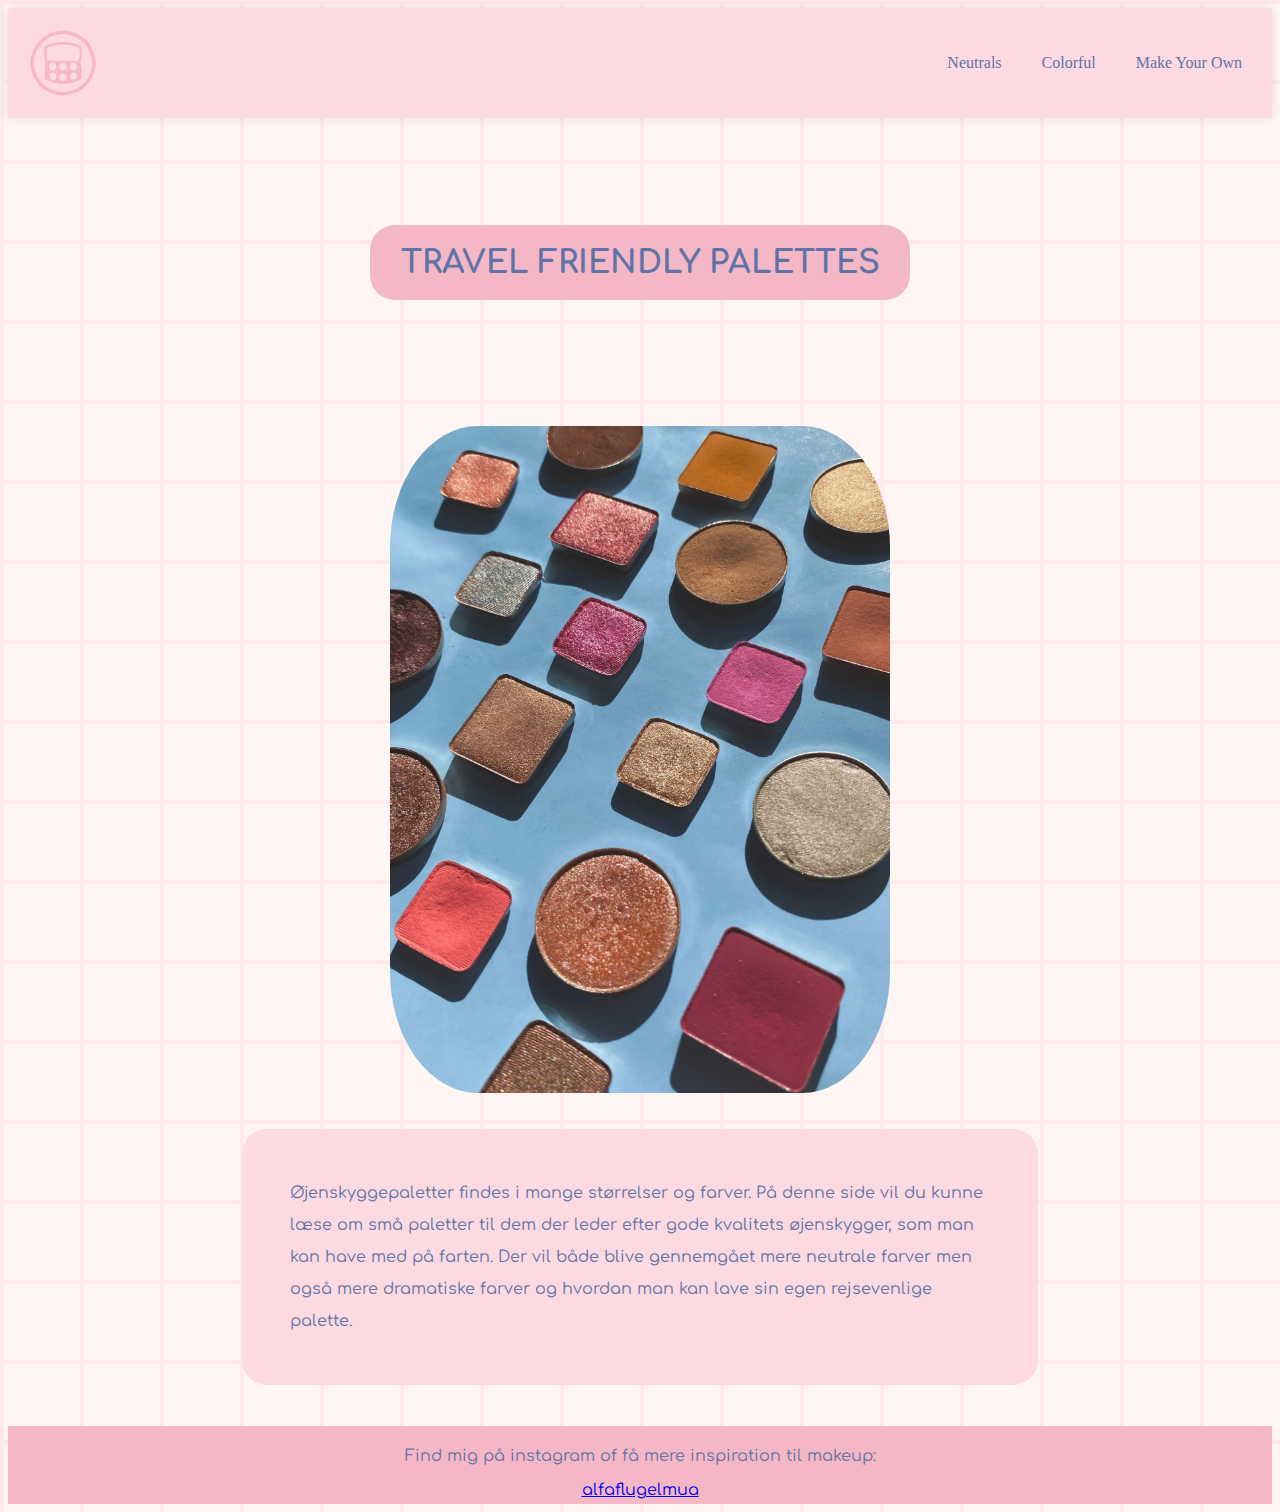
<file: index.html>
<!DOCTYPE html>
<html lang="da">

<head>

    <link rel="apple-touch-icon" sizes="180x180" href="apple-touch-icon.png">
    <link rel="icon" type="image/png" sizes="32x32" href="favicon-32x32.png">
    <link rel="icon" type="image/png" sizes="16x16" href="favicon-16x16.png">
    <link rel="manifest" href="site.webmanifest">
    <meta charset="UTF-8">
    <meta http-equiv="X-UA-Compatible" content="IE=edge">
    <meta name="viewport" content="width=device-width, initial-scale=1.0">
    <title>Menu test1</title>
    <link rel="stylesheet" href="style.css">
    <link rel="stylesheet" href="layout.css">
    <link rel="preconnect" href="https://fonts.googleapis.com">
    <link rel="preconnect" href="https://fonts.gstatic.com" crossorigin>
    <link href="https://fonts.googleapis.com/css2?family=Comfortaa&display=swap" rel="stylesheet">
    <meta name="robots" content="noindex">
    <style>
        img {
            max-width: 100%;
            max-height: 100%;
        }
    </style>
</head>

<body>
    <header>
        <div class="logo">
            <a href="index.html">
                <img src="emnesite_logo.png" alt="Logo">
            </a>
        </div>
        <nav>
            <ul class="menu">

                <li><a href="neutrals.html">Neutrals</a></li>
                <li><a href="colorful.html">Colorful</a></li>
                <li><a href="makeyourown.html">Make Your Own</a></li>
            </ul>
            <div class="burger">
                <div class="line"></div>
                <div class="line"></div>
                <div class="line"></div>
            </div>
        </nav>
    </header>
    <main>
        <script src="menu.js"></script>
        <div class="forside_grid">

            <h1 class="overskrift">TRAVEL FRIENDLY PALETTES</h1>
            <img class="forsidebillede" src="imgs/single_shadows1.webp" alt="singleshadows">

            <p class="forside_tekst">
                Øjenskyggepaletter findes i mange størrelser og farver. På denne side vil du kunne læse om små paletter
                til
                dem der leder efter gode kvalitets øjenskygger, som man kan have med på farten. Der vil både blive
                gennemgået mere
                neutrale farver men også mere dramatiske farver og hvordan man kan lave sin egen rejsevenlige palette.
            </p>
        </div>


    </main>
    <footer>
        <p>Find mig på instagram of få mere inspiration til makeup:</p>
        <a href="https://www.instagram.com/alfaflugelmua/">alfaflugelmua</a>

    </footer>

</body>



</html>
</file>
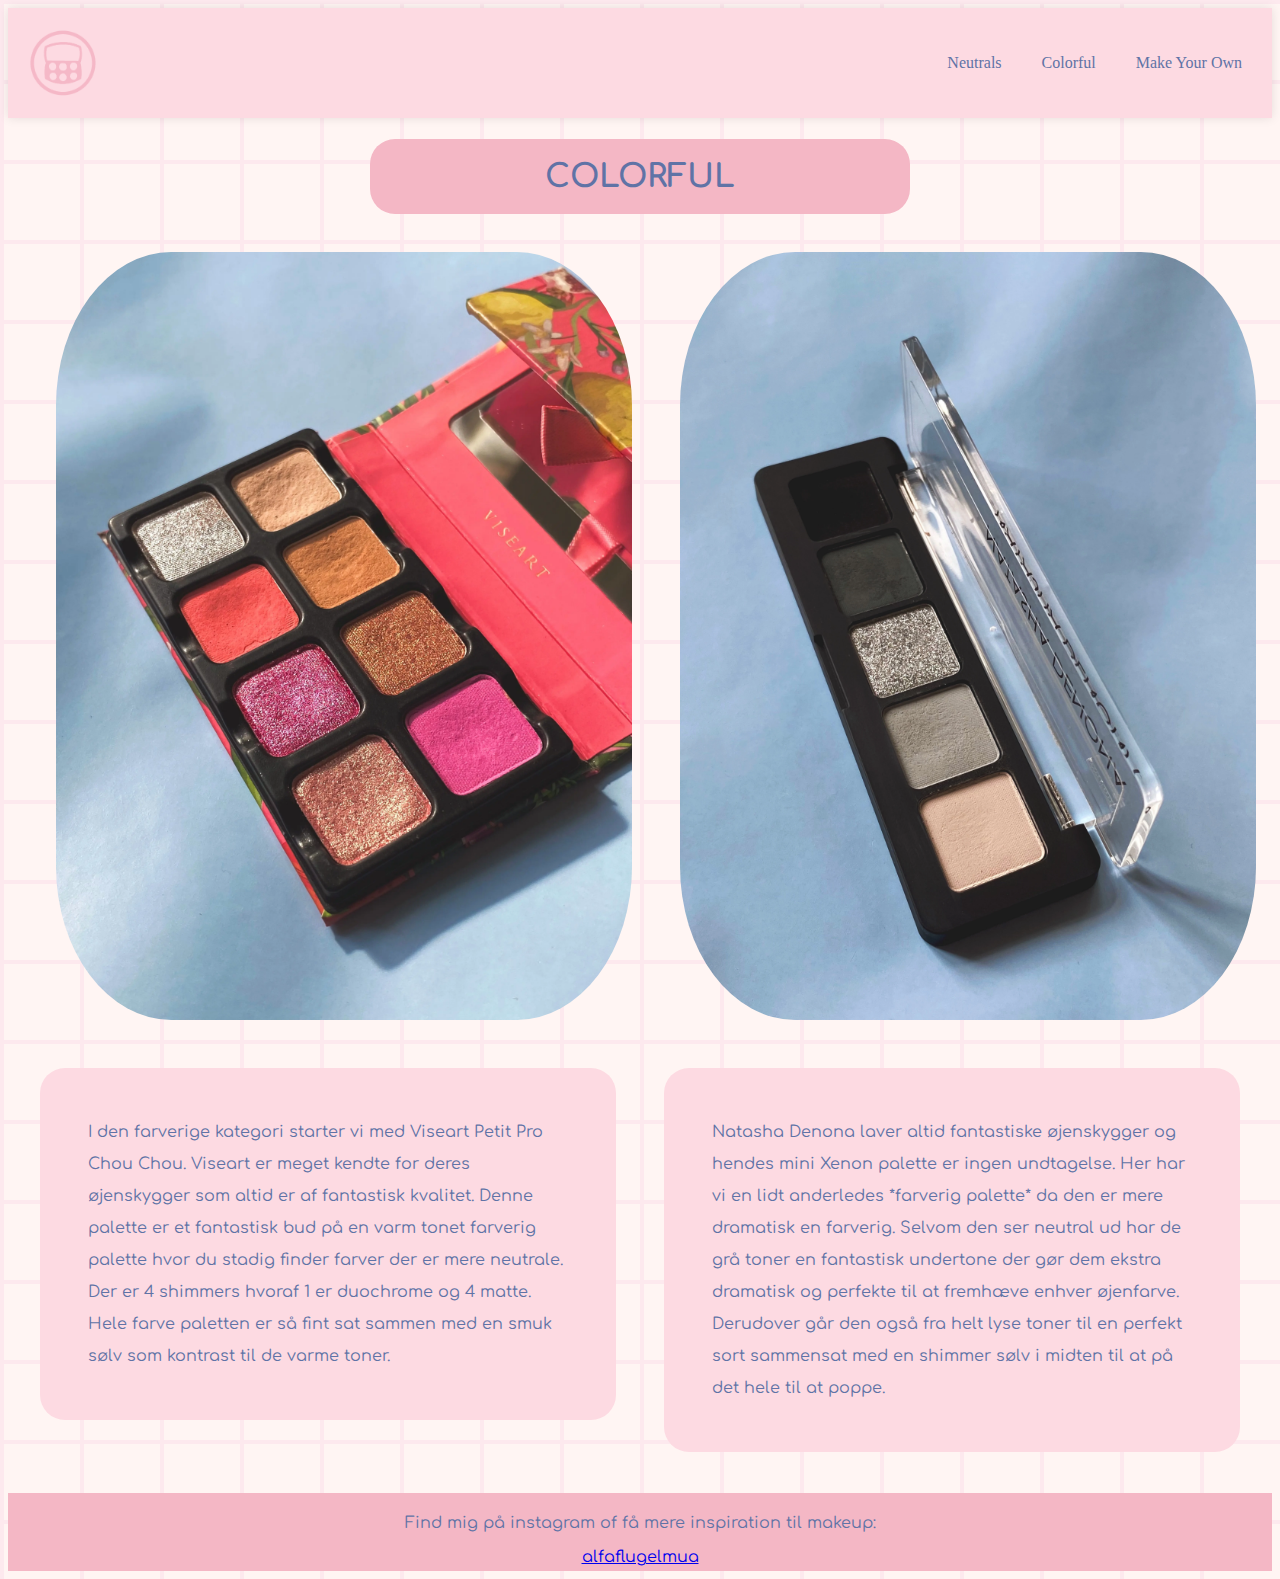
<file: colorful.html>
<!DOCTYPE html>
<html lang="da">

<head>
    <link rel="apple-touch-icon" sizes="180x180" href="apple-touch-icon.png">
    <link rel="icon" type="image/png" sizes="32x32" href="favicon-32x32.png">
    <link rel="icon" type="image/png" sizes="16x16" href="favicon-16x16.png">
    <link rel="manifest" href="site.webmanifest">
    <meta charset="UTF-8">
    <meta http-equiv="X-UA-Compatible" content="IE=edge">
    <meta name="viewport" content="width=device-width, initial-scale=1.0">
    <title>Menu test1</title>
    <link rel="stylesheet" href="style.css">
    <link rel="stylesheet" href="layout.css">
    <link rel="preconnect" href="https://fonts.googleapis.com">
    <link rel="preconnect" href="https://fonts.gstatic.com" crossorigin>
    <link href="https://fonts.googleapis.com/css2?family=Comfortaa&display=swap" rel="stylesheet">
    <meta name="robots" content="noindex">
    <style>
        img {
            max-width: 100%;
            max-height: 100%;
        }
    </style>
</head>

<body>
    <header>
        <div class="logo">
            <a href="index.html">
                <img src="emnesite_logo.png" alt="Logo">
            </a>
        </div>
        <nav>
            <ul class="menu">

                <li><a href="neutrals.html">Neutrals</a></li>
                <li><a class="active" href="colorful.html">Colorful</a></li>
                <li><a href="makeyourown.html">Make Your Own</a></li>
            </ul>
            <div class="burger">
                <div class="line"></div>
                <div class="line"></div>
                <div class="line"></div>
            </div>
        </nav>
    </header>

    <script src="menu.js"></script>
    <main>
        <div class="color_overskrift">
            <h1 class="overskrift">COLORFUL</h1>
        </div>
        <div class="color_grid">
            <div class="grid">
                <img class="chou" src="imgs/viseart_chou.webp" alt="chou">

                <p class="colorful_tekst">I den farverige kategori starter vi med Viseart Petit Pro Chou Chou. Viseart
                    er
                    meget
                    kendte for deres
                    øjenskygger som
                    altid er af fantastisk kvalitet. Denne palette er et fantastisk bud på en varm tonet farverig
                    palette
                    hvor
                    du
                    stadig
                    finder farver der er mere neutrale. Der er 4 shimmers hvoraf 1 er duochrome og 4 matte. Hele farve
                    paletten
                    er
                    så fint
                    sat sammen med en smuk sølv som kontrast til de varme toner.</p>
            </div>
            <div class="grid">
                <img class="natasha" src="imgs/nd_smoky.webp" alt="natashadenona">

                <p class="colorful_tekst">Natasha Denona laver altid fantastiske øjenskygger og hendes mini Xenon
                    palette er
                    ingen
                    undtagelse. Her har vi
                    en lidt
                    anderledes *farverig palette* da den er mere dramatisk en farverig.
                    Selvom den ser neutral ud har de grå toner en fantastisk undertone der gør dem ekstra dramatisk og
                    perfekte
                    til
                    at
                    fremhæve enhver øjenfarve. Derudover går den også fra helt lyse toner til en perfekt sort sammensat
                    med
                    en
                    shimmer sølv
                    i midten til at på det hele til at poppe.</p>
            </div>
        </div>
    </main>
    <footer>
        <p>Find mig på instagram of få mere inspiration til makeup:</p>
        <a href="https://www.instagram.com/alfaflugelmua/">alfaflugelmua</a>

    </footer>
</body>

</html>
</file>
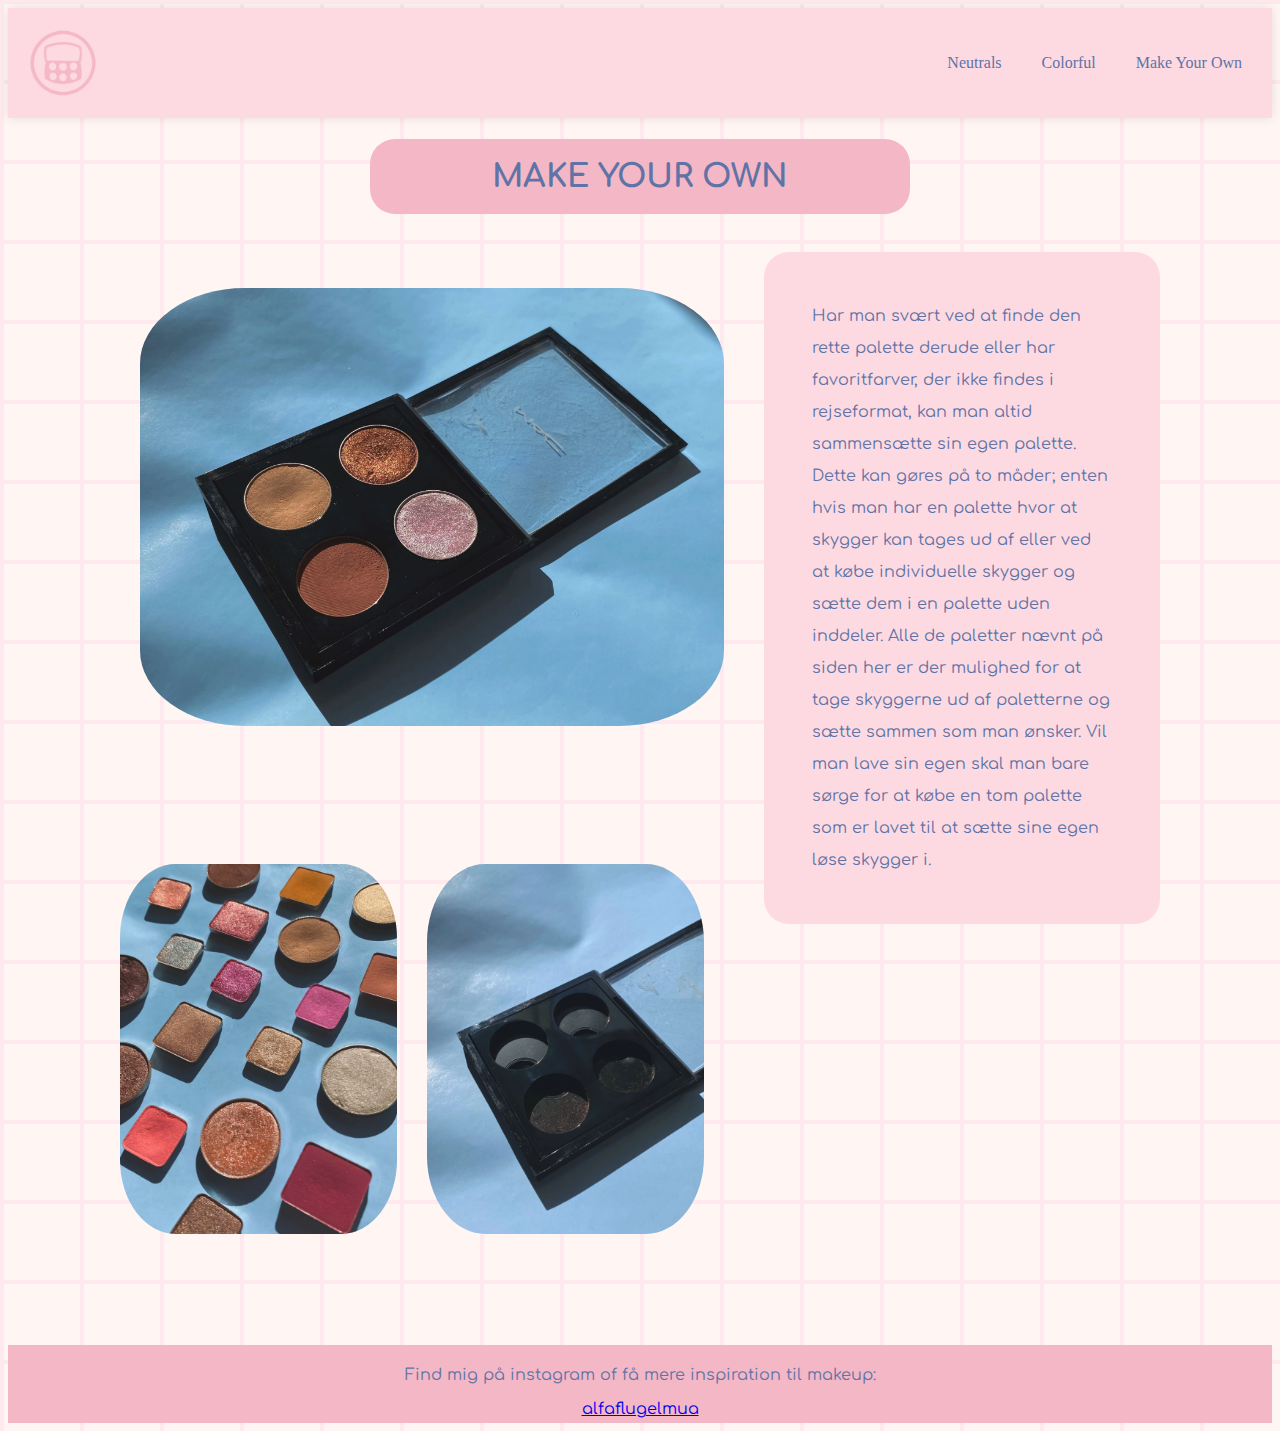
<file: makeyourown.html>
<!DOCTYPE html>
<html lang="da">

<head>
    <link rel="apple-touch-icon" sizes="180x180" href="apple-touch-icon.png">
    <link rel="icon" type="image/png" sizes="32x32" href="favicon-32x32.png">
    <link rel="icon" type="image/png" sizes="16x16" href="favicon-16x16.png">
    <link rel="manifest" href="site.webmanifest">
    <meta charset="UTF-8">
    <meta http-equiv="X-UA-Compatible" content="IE=edge">
    <meta name="viewport" content="width=device-width, initial-scale=1.0">
    <title>Menu test1</title>
    <link rel="stylesheet" href="style.css">
    <link rel="stylesheet" href="layout.css">
    <link rel="preconnect" href="https://fonts.googleapis.com">
    <link rel="preconnect" href="https://fonts.gstatic.com" crossorigin>
    <link href="https://fonts.googleapis.com/css2?family=Comfortaa&display=swap" rel="stylesheet">
    <meta name="robots" content="noindex">
    <style>
        img {
            max-width: 100%;
            max-height: 100%;
        }
    </style>
</head>

<body>
    <header>
        <div class="logo">
            <a href="index.html">
                <img src="emnesite_logo.png" alt="Logo">
            </a>
        </div>
        <nav>
            <ul class="menu">

                <li><a href="neutrals.html">Neutrals</a></li>
                <li><a href="colorful.html">Colorful</a></li>
                <li><a class="active" href="makeyourown.html">Make Your Own</a></li>
            </ul>
            <div class="burger">
                <div class="line"></div>
                <div class="line"></div>
                <div class="line"></div>
            </div>
        </nav>
    </header>
    <main>
        <script src="menu.js"></script>
        <div class="depot_overskrift">
            <h1 class="overskrift">MAKE YOUR OWN</h1>
        </div>
        <div class="depot_grid">
            <p class="depot_tekst">Har man svært ved at finde den rette palette derude eller har favoritfarver, der ikke
                findes
                i
                rejseformat, kan man
                altid
                sammensætte sin egen palette. Dette kan gøres på to måder; enten hvis man har en palette hvor at skygger
                kan
                tages ud af
                eller ved at købe individuelle skygger og sætte dem i en palette uden inddeler. Alle de paletter nævnt
                på
                siden
                her er
                der mulighed for at tage skyggerne ud af paletterne og sætte sammen som man ønsker. Vil man lave sin
                egen
                skal
                man bare
                sørge for at købe en tom palette som er lavet til at sætte sine egen løse skygger i.</p>

            <div class="billede_grid">
                <img class="depot_palette" src="imgs/depot_palette_vertical.webp" alt="tom_palette">
                <img class="depotshadows" src="imgs/depot_shadows.webp" alt="depot_shadows">
                <img class="shadows" src="imgs/single_shadows1.webp" alt="single_shadows">
            </div>
        </div>
    </main>
    <footer>
        <p>Find mig på instagram of få mere inspiration til makeup:</p>
        <a href="https://www.instagram.com/alfaflugelmua/">alfaflugelmua</a>

    </footer>

</body>

</html>
</file>
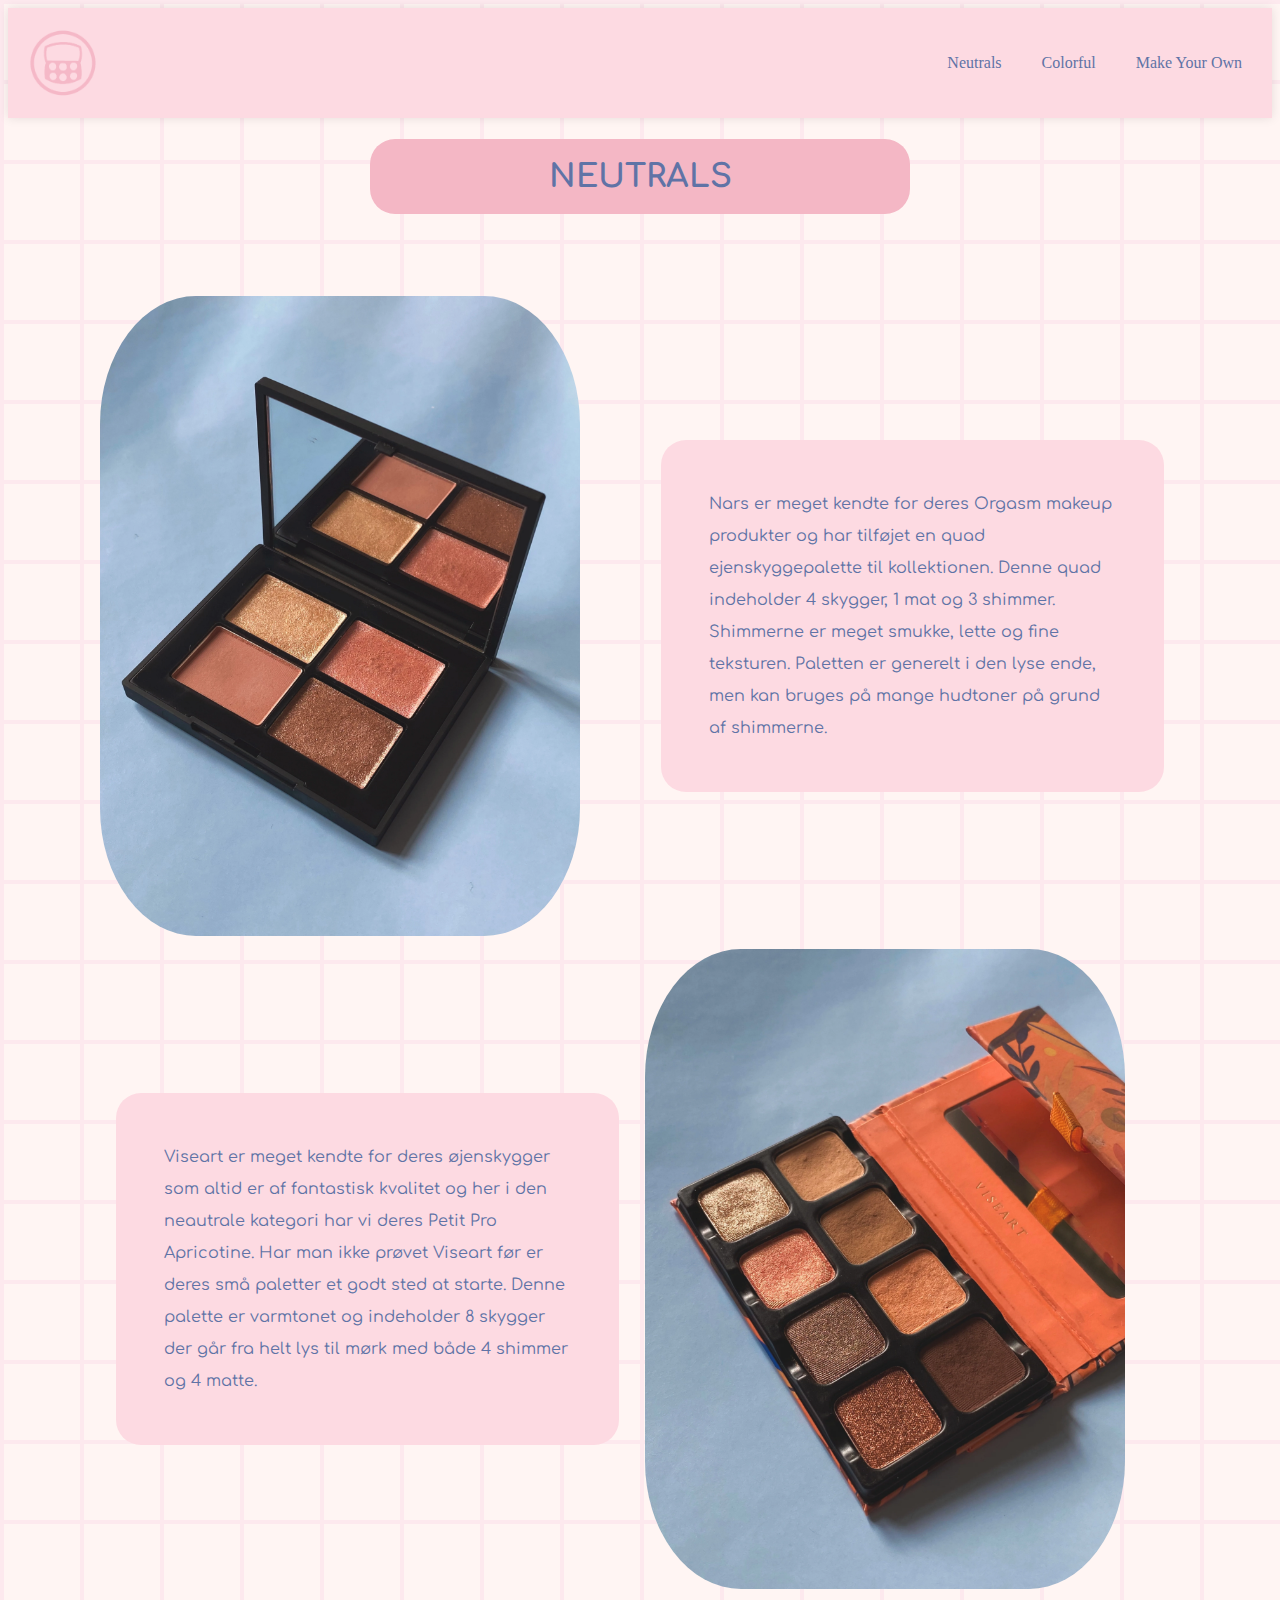
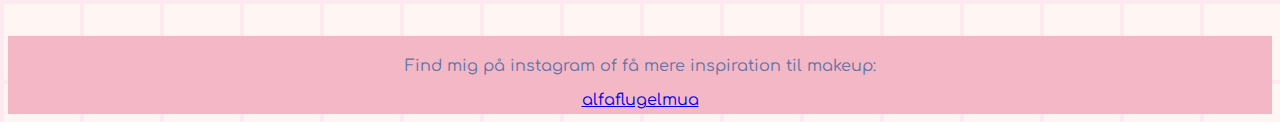
<file: neutrals.html>
<!DOCTYPE html>
<html lang="da">

<head>
    <link rel="apple-touch-icon" sizes="180x180" href="apple-touch-icon.png">
    <link rel="icon" type="image/png" sizes="32x32" href="favicon-32x32.png">
    <link rel="icon" type="image/png" sizes="16x16" href="favicon-16x16.png">
    <link rel="manifest" href="site.webmanifest">
    <meta charset="UTF-8">
    <meta http-equiv="X-UA-Compatible" content="IE=edge">
    <meta name="viewport" content="width=device-width, initial-scale=1.0">
    <title>Menu test1</title>
    <link rel="stylesheet" href="style.css">
    <link rel="stylesheet" href="layout.css">
    <link rel="preconnect" href="https://fonts.googleapis.com">
    <link rel="preconnect" href="https://fonts.gstatic.com" crossorigin>
    <link href="https://fonts.googleapis.com/css2?family=Comfortaa&display=swap" rel="stylesheet">
    <meta name="robots" content="noindex">
    <style>
        img {
            max-width: 100%;
            max-height: 100%;
        }
    </style>
</head>

<body>
    <header>
        <div class="logo">
            <a href="index.html">
                <img src="emnesite_logo.png" alt="Logo">
            </a>
        </div>
        <nav>
            <ul class="menu">

                <li><a class="active" href="neutrals.html">Neutrals</a></li>
                <li><a href="colorful.html">Colorful</a></li>
                <li><a href="makeyourown.html">Make Your Own</a></li>
            </ul>
            <div class="burger">
                <div class="line"></div>
                <div class="line"></div>
                <div class="line"></div>
            </div>
        </nav>
    </header>
    <main>
        <script src="menu.js"></script>
        <div class="neutrals_overskrift">
            <h1 class="overskrift">NEUTRALS</h1>
        </div>
        <div class="neutrals_grid">

            <img class="nars" src="imgs/nars_orgasm.webp" alt="nars">

            <p class="neutrals_tekst">Nars er meget kendte for deres Orgasm makeup produkter og
                har tilføjet en quad ejenskyggepalette til kollektionen.
                Denne quad indeholder 4 skygger, 1 mat og 3 shimmer.
                Shimmerne er meget smukke, lette og fine teksturen.
                Paletten er generelt i den lyse ende, men kan bruges på
                mange hudtoner på grund af shimmerne.</p>

            <img class="apricot" src="imgs/viseart_apricot.webp" alt="apricot">

            <p class="neutrals_tekst">Viseart er meget kendte for deres øjenskygger som altid er
                af fantastisk kvalitet og her i den neautrale kategori har vi
                deres Petit Pro Apricotine. Har man ikke prøvet Viseart før er
                deres små paletter et godt sted at starte. Denne palette er
                varmtonet og indeholder 8 skygger der går fra helt lys til
                mørk med både 4 shimmer og 4 matte.</p>
        </div>
    </main>
    <footer>
        <p>Find mig på instagram of få mere inspiration til makeup:</p>
        <a href="https://www.instagram.com/alfaflugelmua/">alfaflugelmua</a>

    </footer>
</body>

</html>
</file>
<file: style.css>
/**************** burgermenu **********************/

header {
  display: flex;
  justify-content: space-between;
  align-items: center;
  padding: 20px;
  background-color: #fddae2;
  box-shadow: 0 0 10px rgba(0, 0, 0, 0.1);
}

.logo img {
  width: 50px;
  height: 50px;
}
@media (min-width: 750px) {
  .logo img {
    width: 70px;
    height: 70px;
  }
}
nav {
  display: flex;
  align-items: center;
}

.menu {
  display: flex;
  list-style: none;
  margin: 0;
  padding: 0;
  font-family: "Roboto Slab", serif;
}

.menu li {
  margin-right: 20px;
}

.menu li:last-child {
  margin-right: 0;
}

.menu a {
  display: block;
  padding: 10px;
  color: #6073a6;
  text-decoration: none;
  transition: color 0.3s;
}

.menu a:hover {
  color: #f4b7c5;
}

.burger {
  width: 30px;
  height: 20px;
  cursor: pointer;
}

.burger .line {
  width: 100%;
  height: 2px;
  background-color: #6073a6;
  margin-bottom: 5px;
}
.burger {
  display: none;
}
@media screen and (max-width: 800px) {
  .menu {
    display: none;
  }
  .burger {
    display: block;
  }
  .burger.active .line:nth-child(1) {
    transform: rotate(45deg) translate(5px, 5px);
  }

  .burger.active .line:nth-child(2) {
    opacity: 0;
  }

  .burger.active .line:nth-child(3) {
    transform: rotate(-45deg) translate(5px, -5px);
  }

  nav.active .menu {
    display: block;
    background-color: #fddae2;
    position: absolute;
    top: 60px;
    left: 0;
    width: 100%;
    box-shadow: 0 0 10px rgba(0, 0, 0, 0.1);
    z-index: 1;
  }

  nav.active .menu li {
    margin: 10px 20px;
  }

  nav.active .menu a {
    font-size: 24px;
  }
}

/*************************************/
img {
  width: 100%;
  height: auto;
  display: block;
}

body {
  background-color: #fff5f3;

  background-image: linear-gradient(#fde9ee 4px, transparent 4px), linear-gradient(to right, #fde9ee 4px, #fff5f3 4px);
  background-size: 80px 80px;
}
.overskrift {
  font-family: "Comfortaa";
  color: #6073a6;
  background-color: #f4b7c5;
  border-radius: 25px;
  padding: 20px;
}
footer {
  background-color: #f4b7c5;
  padding: 5px;
  text-align: center;
  font-family: "Comfortaa";
  color: #6073a6;
  margin-top: 2%;
}
/***************forside*****************/

.forside_tekst {
  font-family: "Comfortaa";
  color: #6073a6;
  background-color: #fddae2;
  border-radius: 25px;
  padding: 20px;
  line-height: 2rem;
}
.forsidebillede {
  border-radius: 21%;
}

/**************** neutrals ****************/
.neutrals_tekst {
  font-family: "Comfortaa";
  color: #6073a6;
  background-color: #fddae2;
  border-radius: 25px;
  padding: 20px;
  line-height: 2rem;
  margin: 1rem;
}
.nars {
  border-radius: 20%;
}
.apricot {
  border-radius: 20%;
}

/***************** colorful ****************/
.colorful_tekst {
  font-family: "Comfortaa";
  color: #6073a6;
  background-color: #fddae2;
  border-radius: 25px;
  padding: 3rem;
  line-height: 2rem;
}
.natasha {
  border-radius: 20%;
  margin: 2rem 0 2rem 0;
}
.chou {
  border-radius: 20%;
  margin-bottom: 2rem;
}

/***************** make your own *********/
.depot_tekst {
  font-family: "Comfortaa";
  color: #6073a6;
  background-color: #fddae2;
  border-radius: 25px;
  padding: 20px;
  line-height: 2rem;
}
.depotshadows {
  border-radius: 21%;
  margin: 2rem 0 2rem 0;
}

.shadows {
  border-radius: 21%;
  margin: 2rem 0 2rem 0;
}
.depot_palette {
  border-radius: 21%;
  margin: 2rem 0 2rem 0;
}
</file>
<file: layout.css>
main {
  max-width: 1200px;
  margin: 0 auto;
}

/******************forside****************/
@media (min-width: 750px) {
  .forside_grid {
    display: grid;
    grid-template-rows: 1fr auto 1fr;
  }

  .overskrift {
    width: 500px;
    text-align: center;
    place-self: center;
  }
  .forside_tekst {
    width: 700px;
    align-self: center;
    place-self: center;
    padding: 3rem;
  }
  .forsidebillede {
    max-width: 500px;
    border-radius: 20%;
    padding: 20px;
    place-self: center;
  }
  /**************** neutrals ****************/

  .neutrals_tekst {
    align-self: center;
    max-width: 30rem;
    padding: 3rem;
  }

  .neutrals_grid {
    display: grid;
    grid-template-columns: 1fr 1fr;
    grid-template-rows: 1fr 1fr;
    margin: 5%;
    gap: 1%;
  }
  .apricot {
    grid-column: 2;
    grid-row: 2;
    max-width: 30rem;
  }
  .nars {
    max-width: 30rem;
  }
  .neutrals_overskrift {
    display: grid;
    place-self: center;
  }
  /***************** colorful ****************/

  .color_overskrift {
    display: grid;
    place-self: center;
  }
  .color_grid {
    display: grid;
    grid-template-columns: 1fr 1fr;
    gap: 3rem;
  }
  .grid {
    grid-template-columns: 1fr;
    grid-template-rows: 1fr 1fr;
    gap: 2rem;
  }
  .natasha {
    margin: 1rem 1rem 3rem 1rem;
    max-width: 600px;
  }
  .chou {
    margin: 1rem 1rem 3rem 1rem;
    max-width: 600px;
  }
  /***************** make your own *********/
  .depot_tekst {
    width: 300px;
    place-self: start;
    padding: 3rem;
  }
  .depot_grid {
    display: grid;
    grid-template-columns: 1fr auto;
    gap: 5%;
  }
  .depot_tekst {
    order: 1;
    margin-right: 5rem;
  }
  .billede_grid {
    display: grid;
    grid-template-columns: 1fr 1fr;
    grid-template-rows: 1fr 1fr;
    gap: 5%;
    margin-left: 5rem;
  }
  .depotshadows {
    grid-column: 1 / span 2;
    border-radius: 20%;
    padding: 20px;
    max-width: 800px;
  }
  .depot_palette {
    grid-column: 2;
    grid-row: 2;

    max-width: 500px;
  }
  .shadows {
    border-radius: 20%;

    max-width: 500px;
  }
  .depot_overskrift {
    display: grid;
    place-self: center;
    grid-template-columns: 1fr;
    grid-template-rows: 1fr;
  }
}
</file>
